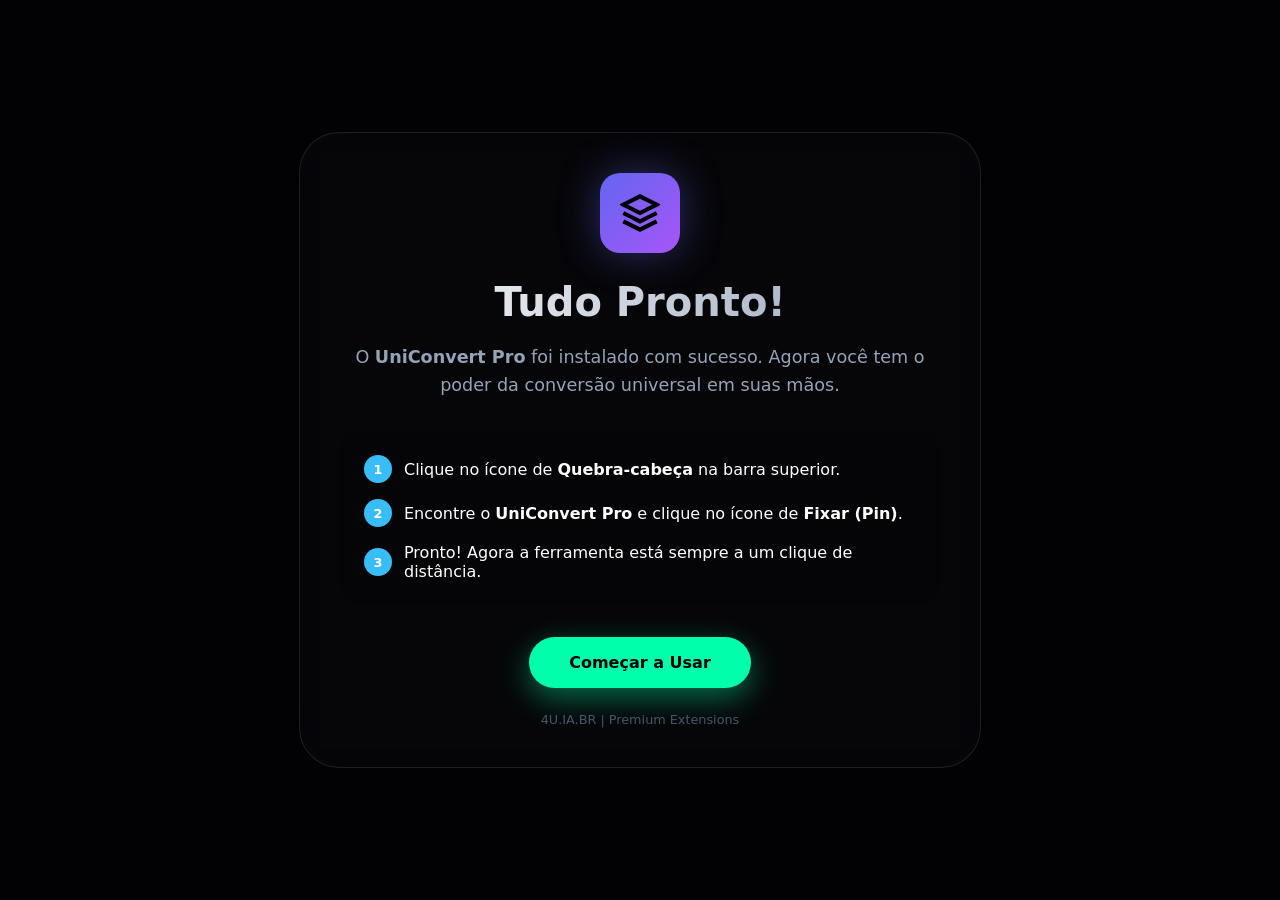
<file: onboarding.html>
<!DOCTYPE html>
<html lang="pt-BR">
<head>
    <meta charset="UTF-8">
    <meta name="viewport" content="width=device-width, initial-scale=1.0">
    <title>Bem-vindo ao UniConvert Pro - 4U.IA.BR</title>
    <style>
        :root {
            --neon-green: #00ffaa;
            --neon-blue: #38bdf8;
            --neon-purple: #c084fc;
        }
        body {
            margin: 0;
            padding: 0;
            background: #020205;
            color: white;
            font-family: 'Segoe UI', system-ui, sans-serif;
            display: flex;
            justify-content: center;
            align-items: center;
            min-height: 100vh;
            overflow: hidden;
        }
        .container {
            max-width: 600px;
            text-align: center;
            padding: 40px;
            background: rgba(255, 255, 255, 0.02);
            border: 1px solid rgba(255, 255, 255, 0.1);
            border-radius: 40px;
            backdrop-filter: blur(30px);
            animation: fadeIn 1s ease-out;
        }
        @keyframes fadeIn { from { opacity: 0; transform: translateY(20px); } to { opacity: 1; transform: translateY(0); } }
        
        .icon-box {
            width: 80px;
            height: 80px;
            background: linear-gradient(135deg, #6366f1, #a855f7);
            border-radius: 20px;
            margin: 0 auto 24px;
            display: flex;
            justify-content: center;
            align-items: center;
            box-shadow: 0 0 40px rgba(99, 102, 241, 0.4);
        }
        
        h1 { font-size: 2.5rem; margin-bottom: 16px; background: linear-gradient(to right, #fff, #94a3b8); -webkit-background-clip: text; -webkit-text-fill-color: transparent; }
        p { color: #94a3b8; font-size: 1.1rem; line-height: 1.6; margin-bottom: 32px; }
        
        .steps {
            text-align: left;
            background: rgba(0, 0, 0, 0.2);
            padding: 24px;
            border-radius: 20px;
            margin-bottom: 32px;
        }
        .step { display: flex; align-items: center; margin-bottom: 16px; }
        .step:last-child { margin-bottom: 0; }
        .step-num { width: 28px; height: 28px; background: var(--neon-blue); border-radius: 50%; display: flex; justify-content: center; align-items: center; font-size: 0.8rem; font-weight: 800; margin-right: 12px; flex-shrink: 0; }
        
        .btn-start {
            display: inline-block;
            padding: 16px 40px;
            background: var(--neon-green);
            color: #020205;
            text-decoration: none;
            font-weight: 800;
            border-radius: 100px;
            box-shadow: 0 10px 30px rgba(0, 255, 170, 0.4);
            transition: all 0.3s ease;
        }
        .btn-start:hover { transform: scale(1.05); box-shadow: 0 15px 40px rgba(0, 255, 170, 0.6); }

        .lang-toggle { margin-top: 24px; font-size: 0.8rem; color: #475569; }
    </style>
</head>
<body>
    <div class="container">
        <div class="icon-box">
            <svg width="40" height="40" viewBox="0 0 24 24" fill="none" stroke="black" stroke-width="2.5"><path d="M12 2L2 7l10 5 10-5-10-5zM2 17l10 5 10-5M2 12l10 5 10-5"/></svg>
        </div>
        
        <div id="content-pt">
            <h1>Tudo Pronto!</h1>
            <p>O <strong>UniConvert Pro</strong> foi instalado com sucesso. Agora você tem o poder da conversão universal em suas mãos.</p>
            
            <div class="steps">
                <div class="step">
                    <div class="step-num">1</div>
                    <div>Clique no ícone de <strong>Quebra-cabeça</strong> na barra superior.</div>
                </div>
                <div class="step">
                    <div class="step-num">2</div>
                    <div>Encontre o <strong>UniConvert Pro</strong> e clique no ícone de <strong>Fixar (Pin)</strong>.</div>
                </div>
                <div class="step">
                    <div class="step-num">3</div>
                    <div>Pronto! Agora a ferramenta está sempre a um clique de distância.</div>
                </div>
            </div>
            
            <a href="#" class="btn-start btn-close-window">Começar a Usar</a>
        </div>

        <div class="lang-toggle">4U.IA.BR | Premium Extensions</div>
    </div>
    <script src="common.js"></script>
</body>
</html>
</file>
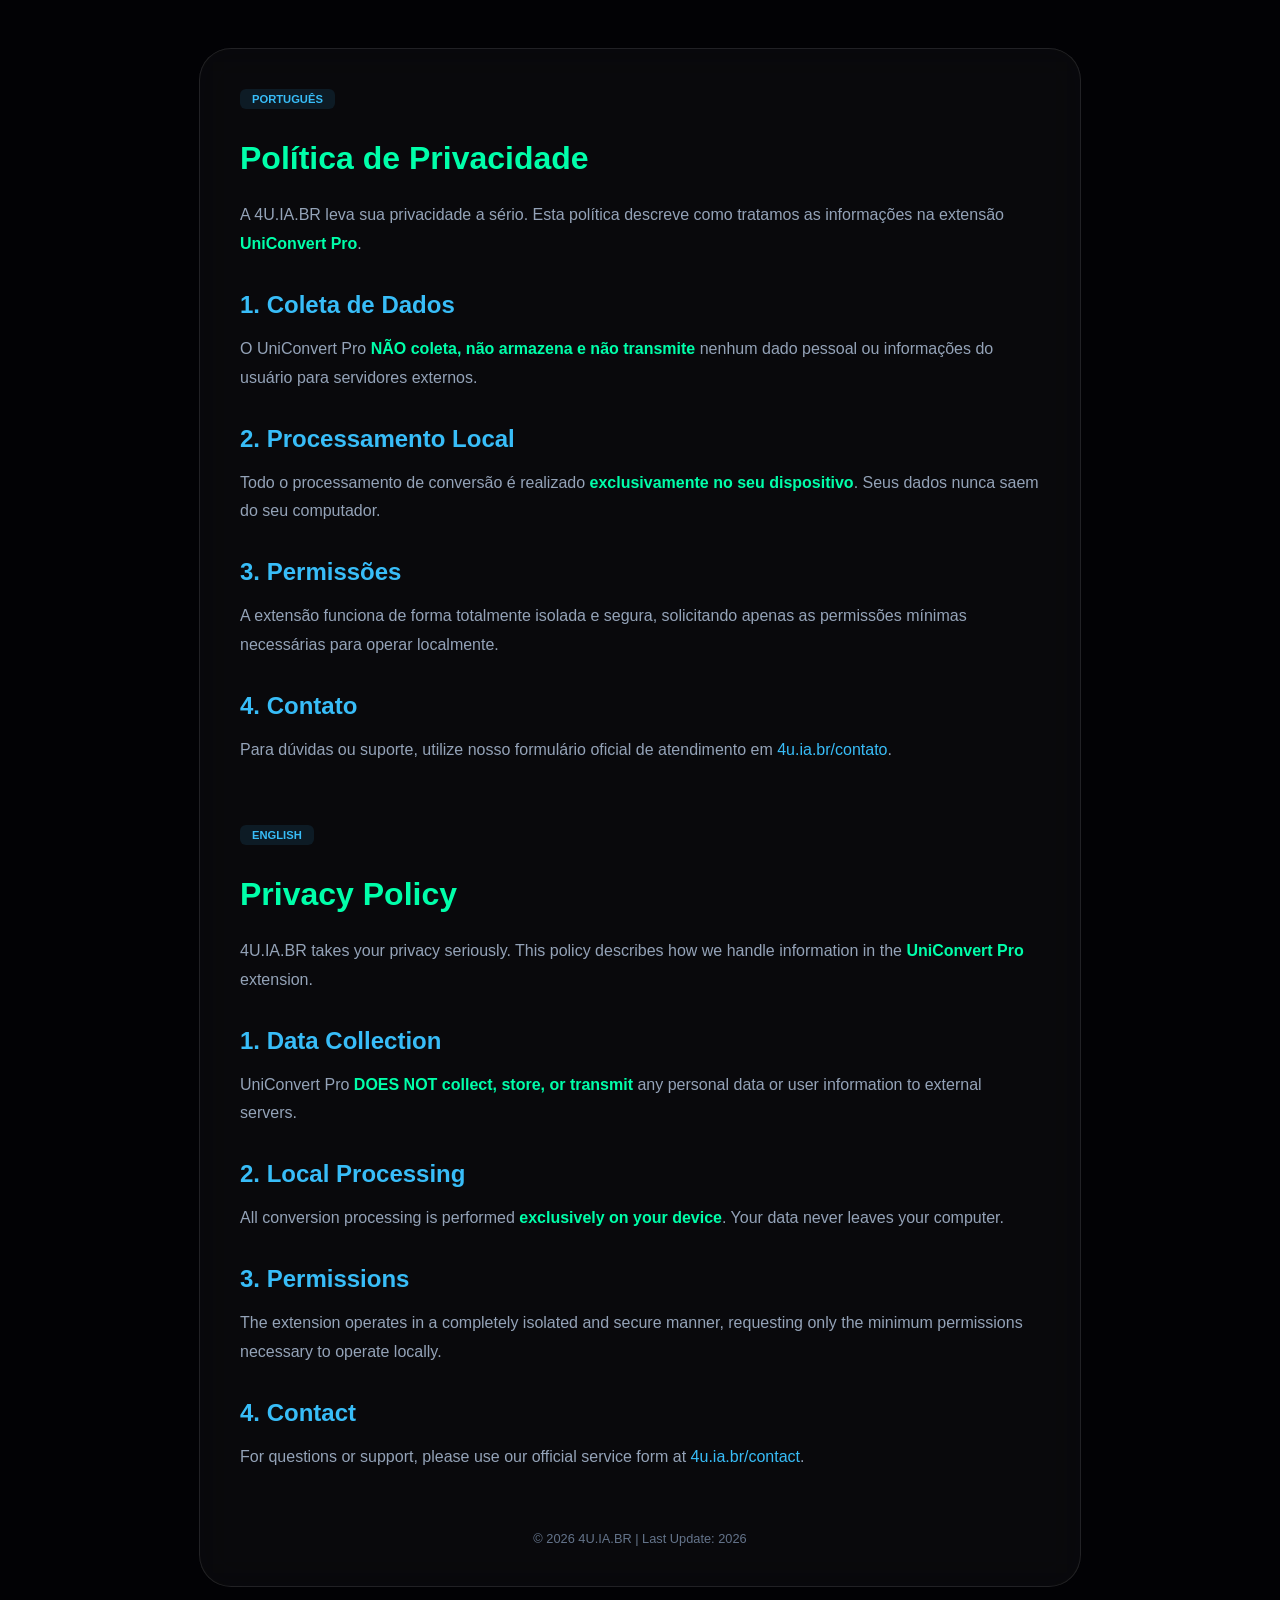
<file: privacidade.html>
<!DOCTYPE html>
<html lang="pt-BR">
<head>
    <meta charset="UTF-8">
    <meta name="viewport" content="width=device-width, initial-scale=1.0">
    <title>Privacy Policy - UniConvert Pro 4U.IA.BR</title>
    <style>
        :root {
            --neon-green: #00ffaa;
            --neon-blue: #38bdf8;
            --bg-dark: #020205;
        }
        body {
            display: block;
            overflow-y: auto;
            background: var(--bg-dark);
            color: #f1f5f9;
            font-family: 'Segoe UI', Roboto, sans-serif;
            padding: 40px 20px;
        }
        .policy-container {
            max-width: 800px;
            margin: 0 auto;
            background: rgba(255, 255, 255, 0.03);
            border: 1px solid rgba(255, 255, 255, 0.1);
            border-radius: 32px;
            padding: 40px;
            backdrop-filter: blur(20px);
        }
        .lang-section { margin-bottom: 60px; }
        .lang-section:last-child { margin-bottom: 0; padding-top: 40px; border-top: 1px solid rgba(255,255,255,0.05); }
        h1 { color: var(--neon-green); margin-bottom: 24px; font-weight: 800; font-size: 2rem; }
        h2 { color: var(--neon-blue); margin-top: 32px; margin-bottom: 16px; font-size: 1.5rem; }
        p { color: #94a3b8; margin-bottom: 16px; line-height: 1.8; }
        .highlight { color: var(--neon-green); font-weight: 700; }
        .lang-badge { display: inline-block; padding: 4px 12px; background: rgba(56, 189, 248, 0.1); border-radius: 6px; color: var(--neon-blue); font-size: 0.7rem; font-weight: 700; text-transform: uppercase; margin-bottom: 10px; }
    </style>
</head>
<body>
    <div class="policy-container">
        <!-- PORTUGUÊS -->
        <div class="lang-section">
            <span class="lang-badge">Português</span>
            <h1>Política de Privacidade</h1>
            <p>A 4U.IA.BR leva sua privacidade a sério. Esta política descreve como tratamos as informações na extensão <span class="highlight">UniConvert Pro</span>.</p>

            <h2>1. Coleta de Dados</h2>
            <p>O UniConvert Pro <span class="highlight">NÃO coleta, não armazena e não transmite</span> nenhum dado pessoal ou informações do usuário para servidores externos.</p>

            <h2>2. Processamento Local</h2>
            <p>Todo o processamento de conversão é realizado <span class="highlight">exclusivamente no seu dispositivo</span>. Seus dados nunca saem do seu computador.</p>

            <h2>3. Permissões</h2>
            <p>A extensão funciona de forma totalmente isolada e segura, solicitando apenas as permissões mínimas necessárias para operar localmente.</p>

            <h2>4. Contato</h2>
            <p>Para dúvidas ou suporte, utilize nosso formulário oficial de atendimento em <a href="https://4u.ia.br/#contact-form" style="color: var(--neon-blue); text-decoration: none;">4u.ia.br/contato</a>.</p>
        </div>

        <!-- ENGLISH -->
        <div class="lang-section">
            <span class="lang-badge">English</span>
            <h1>Privacy Policy</h1>
            <p>4U.IA.BR takes your privacy seriously. This policy describes how we handle information in the <span class="highlight">UniConvert Pro</span> extension.</p>

            <h2>1. Data Collection</h2>
            <p>UniConvert Pro <span class="highlight">DOES NOT collect, store, or transmit</span> any personal data or user information to external servers.</p>

            <h2>2. Local Processing</h2>
            <p>All conversion processing is performed <span class="highlight">exclusively on your device</span>. Your data never leaves your computer.</p>

            <h2>3. Permissions</h2>
            <p>The extension operates in a completely isolated and secure manner, requesting only the minimum permissions necessary to operate locally.</p>

            <h2>4. Contact</h2>
            <p>For questions or support, please use our official service form at <a href="https://4u.ia.br/#contact-form" style="color: var(--neon-blue); text-decoration: none;">4u.ia.br/contact</a>.</p>
        </div>

        <div style="margin-top: 60px; font-size: 0.8rem; color: #64748b; text-align: center;">
            &copy; <span class="current-year"></span> 4U.IA.BR | Last Update: <span class="current-year"></span>
        </div>
    </div>
    <script src="common.js"></script>
</body>
</html>
</file>
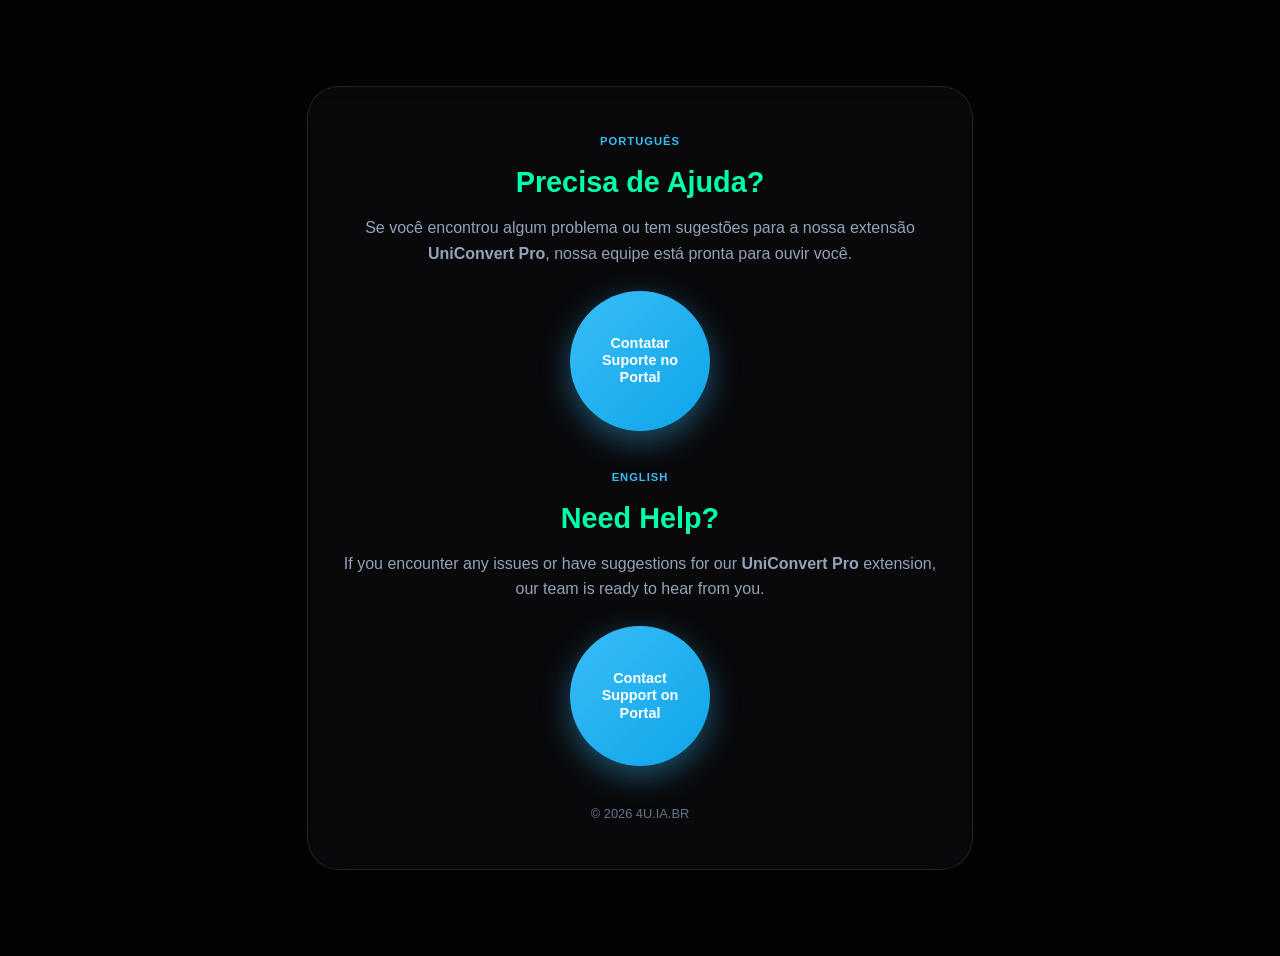
<file: suporte.html>
<!DOCTYPE html>
<html lang="pt-BR">
<head>
    <meta charset="UTF-8">
    <meta name="viewport" content="width=device-width, initial-scale=1.0">
    <title>Support - UniConvert Pro 4U.IA.BR</title>
    <style>
        :root {
            --neon-green: #00ffaa;
            --neon-blue: #38bdf8;
        }
        body {
            display: flex;
            justify-content: center;
            align-items: center;
            min-height: 100vh;
            background: #020205;
            color: #f1f5f9;
            font-family: 'Segoe UI', sans-serif;
            padding: 20px;
            text-align: center;
        }
        .support-container {
            max-width: 600px;
            background: rgba(255, 255, 255, 0.03);
            border: 1px solid rgba(255, 255, 255, 0.1);
            border-radius: 32px;
            padding: 48px 32px;
            backdrop-filter: blur(20px);
        }
        .lang-block { margin-bottom: 40px; }
        .lang-block:last-of-type { margin-bottom: 0; padding-top: 30px; border-top: 1px solid rgba(255,255,255,0.05); }
        h1 { color: var(--neon-green); margin-bottom: 16px; font-weight: 800; font-size: 1.8rem; }
        p { color: #94a3b8; margin-bottom: 24px; line-height: 1.6; }
        .btn-support {
            display: flex;
            align-items: center;
            justify-content: center;
            width: 140px;
            height: 140px;
            background: linear-gradient(135deg, #38bdf8 0%, #0ea5e9 100%);
            color: #fff;
            border-radius: 50%;
            text-decoration: none;
            font-weight: 800;
            font-size: 0.9rem;
            line-height: 1.2;
            margin: 0 auto;
            box-shadow: 0 10px 30px rgba(56, 189, 248, 0.4);
            transition: all 0.3s ease;
            text-align: center;
            padding: 20px;
            box-sizing: border-box;
        }
        .btn-support:hover {
            transform: scale(1.05);
            box-shadow: 0 15px 40px rgba(56, 189, 248, 0.6);
        }
        .lang-badge { font-size: 0.7rem; color: var(--neon-blue); text-transform: uppercase; letter-spacing: 1px; font-weight: 700; margin-bottom: 8px; display: block; }
    </style>
</head>
<body>
    <div class="support-container">
        <!-- PT -->
        <div class="lang-block">
            <span class="lang-badge">Português</span>
            <h1>Precisa de Ajuda?</h1>
            <p>Se você encontrou algum problema ou tem sugestões para a nossa extensão <strong>UniConvert Pro</strong>, nossa equipe está pronta para ouvir você.</p>
            <a href="https://4u.ia.br/#contact-form" target="_blank" class="btn-support">Contatar Suporte no Portal</a>
        </div>

        <!-- EN -->
        <div class="lang-block">
            <span class="lang-badge">English</span>
            <h1>Need Help?</h1>
            <p>If you encounter any issues or have suggestions for our <strong>UniConvert Pro</strong> extension, our team is ready to hear from you.</p>
            <a href="https://4u.ia.br/#contact-form" target="_blank" class="btn-support">Contact Support on Portal</a>
        </div>

        <div style="margin-top: 40px; font-size: 0.8rem; color: #64748b;">
            &copy; <span class="current-year"></span> 4U.IA.BR
        </div>
    </div>
    <script src="common.js"></script>
</body>
</html>
</file>
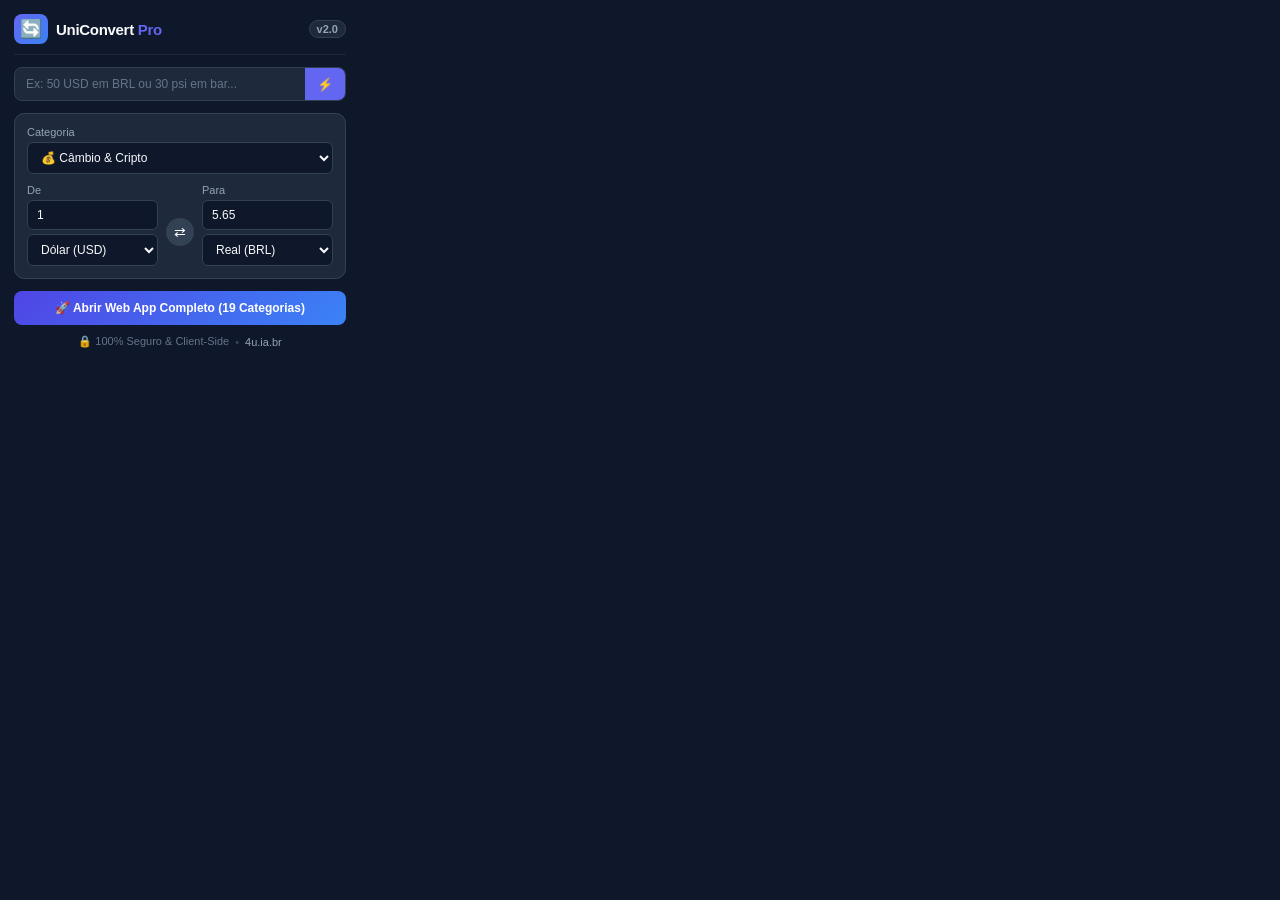
<file: chrome-extension/popup.html>
<!DOCTYPE html>
<html lang="pt-BR">
<head>
  <meta charset="UTF-8">
  <meta name="viewport" content="width=device-width, initial-scale=1.0">
  <title>UniConvert Pro</title>
  <link rel="stylesheet" href="popup.css">
</head>
<body>
  <header class="ext-header">
    <div class="brand">
      <div class="brand-icon">🔄</div>
      <div class="brand-text">UniConvert <span>Pro</span></div>
    </div>
    <span class="badge-tag">v2.0</span>
  </header>

  <main class="ext-main">
    <!-- NLP Smart Box -->
    <div class="nlp-box">
      <div class="nlp-input-wrap">
        <input type="text" id="nlpInput" placeholder="Ex: 50 USD em BRL ou 30 psi em bar..." autocomplete="off">
        <button id="nlpBtn" title="Converter">⚡</button>
      </div>
      <div id="nlpFeedback" class="nlp-feedback" style="display: none;"></div>
    </div>

    <!-- Quick Converter -->
    <div class="quick-card">
      <div class="field-row">
        <div class="field-group">
          <label for="catSelect">Categoria</label>
          <select id="catSelect">
            <option value="currency">💰 Câmbio & Cripto</option>
            <option value="pressure">🧭 Pressão</option>
            <option value="length">📏 Comprimento</option>
            <option value="mass">⚖️ Massa & Peso</option>
            <option value="temperature">🌡️ Temperatura</option>
            <option value="volume">🧪 Volume</option>
            <option value="power">⚡ Potência</option>
            <option value="data">💾 Armazenamento</option>
          </select>
        </div>
      </div>

      <div class="convert-grid">
        <div class="field-group">
          <label for="valFrom">De</label>
          <input type="number" id="valFrom" value="1" step="any">
          <select id="unitFrom"></select>
        </div>
        <div class="swap-col">
          <button id="btnSwap" class="btn-swap" title="Inverter">⇄</button>
        </div>
        <div class="field-group">
          <label for="valTo">Para</label>
          <input type="number" id="valTo" readonly>
          <select id="unitTo"></select>
        </div>
      </div>
    </div>

    <div class="action-footer">
      <button id="btnOpenWeb" class="btn-full-app">
        <span>🚀 Abrir Web App Completo (19 Categorias)</span>
      </button>
    </div>
  </main>

  <footer class="ext-footer">
    <span>🔒 100% Seguro & Client-Side</span>
    <span class="sep">•</span>
    <a href="https://4u.ia.br/app/conversor/" target="_blank">4u.ia.br</a>
  </footer>

  <script src="popup.js"></script>
</body>
</html>
</file>
<file: chrome-extension/popup.css>
* {
  margin: 0;
  padding: 0;
  box-sizing: border-box;
}

body {
  width: 360px;
  background-color: #0f172a;
  color: #f8fafc;
  font-family: -apple-system, BlinkMacSystemFont, "Segoe UI", Roboto, "Helvetica Neue", Arial, sans-serif;
  font-size: 13px;
  padding: 14px;
}

.ext-header {
  display: flex;
  align-items: center;
  justify-content: space-between;
  margin-bottom: 12px;
  padding-bottom: 10px;
  border-bottom: 1px solid #1e293b;
}

.brand {
  display: flex;
  align-items: center;
  gap: 8px;
}

.brand-icon {
  font-size: 18px;
  background: linear-gradient(135deg, #6366f1, #3b82f6);
  border-radius: 8px;
  padding: 4px 6px;
  display: flex;
  align-items: center;
  justify-content: center;
}

.brand-text {
  font-size: 15px;
  font-weight: 700;
  letter-spacing: -0.3px;
}

.brand-text span {
  color: #6366f1;
}

.badge-tag {
  background-color: #1e293b;
  color: #94a3b8;
  font-size: 11px;
  font-weight: 600;
  padding: 2px 7px;
  border-radius: 12px;
  border: 1px solid #334155;
}

/* NLP Box */
.nlp-box {
  margin-bottom: 12px;
}

.nlp-input-wrap {
  display: flex;
  background: #1e293b;
  border: 1px solid #334155;
  border-radius: 8px;
  overflow: hidden;
  transition: border-color 0.2s;
}

.nlp-input-wrap:focus-within {
  border-color: #6366f1;
}

.nlp-input-wrap input {
  flex: 1;
  background: transparent;
  border: none;
  padding: 9px 11px;
  color: #f8fafc;
  font-size: 12px;
  outline: none;
}

.nlp-input-wrap input::placeholder {
  color: #64748b;
}

.nlp-input-wrap button {
  background: #6366f1;
  border: none;
  color: white;
  padding: 0 12px;
  cursor: pointer;
  font-size: 13px;
  transition: background 0.15s;
}

.nlp-input-wrap button:hover {
  background: #4f46e5;
}

.nlp-feedback {
  margin-top: 6px;
  font-size: 11px;
  padding: 6px 10px;
  border-radius: 6px;
  background: #1e293b;
  border-left: 3px solid #6366f1;
  color: #cbd5e1;
}

/* Quick Card */
.quick-card {
  background: #1e293b;
  border-radius: 10px;
  padding: 12px;
  border: 1px solid #334155;
  margin-bottom: 12px;
}

.field-row {
  margin-bottom: 10px;
}

.field-group {
  display: flex;
  flex-direction: column;
  gap: 4px;
  flex: 1;
}

.field-group label {
  font-size: 11px;
  color: #94a3b8;
  font-weight: 500;
}

select, input[type="number"] {
  background: #0f172a;
  border: 1px solid #334155;
  border-radius: 6px;
  padding: 7px 9px;
  color: #f8fafc;
  font-size: 12px;
  outline: none;
  width: 100%;
}

select:focus, input[type="number"]:focus {
  border-color: #6366f1;
}

.convert-grid {
  display: flex;
  align-items: center;
  gap: 8px;
}

.swap-col {
  padding-top: 14px;
}

.btn-swap {
  background: #334155;
  border: none;
  color: #f8fafc;
  width: 28px;
  height: 28px;
  border-radius: 50%;
  cursor: pointer;
  font-size: 14px;
  display: flex;
  align-items: center;
  justify-content: center;
  transition: background 0.15s;
}

.btn-swap:hover {
  background: #475569;
}

.btn-full-app {
  width: 100%;
  background: linear-gradient(135deg, #4f46e5, #3b82f6);
  border: none;
  border-radius: 8px;
  padding: 10px;
  color: white;
  font-size: 12px;
  font-weight: 600;
  cursor: pointer;
  display: flex;
  align-items: center;
  justify-content: center;
  gap: 6px;
  transition: opacity 0.15s;
}

.btn-full-app:hover {
  opacity: 0.92;
}

.ext-footer {
  display: flex;
  align-items: center;
  justify-content: center;
  gap: 6px;
  margin-top: 10px;
  font-size: 11px;
  color: #64748b;
}

.ext-footer a {
  color: #94a3b8;
  text-decoration: none;
}

.ext-footer a:hover {
  color: #6366f1;
}

.sep {
  opacity: 0.5;
}
</file>
